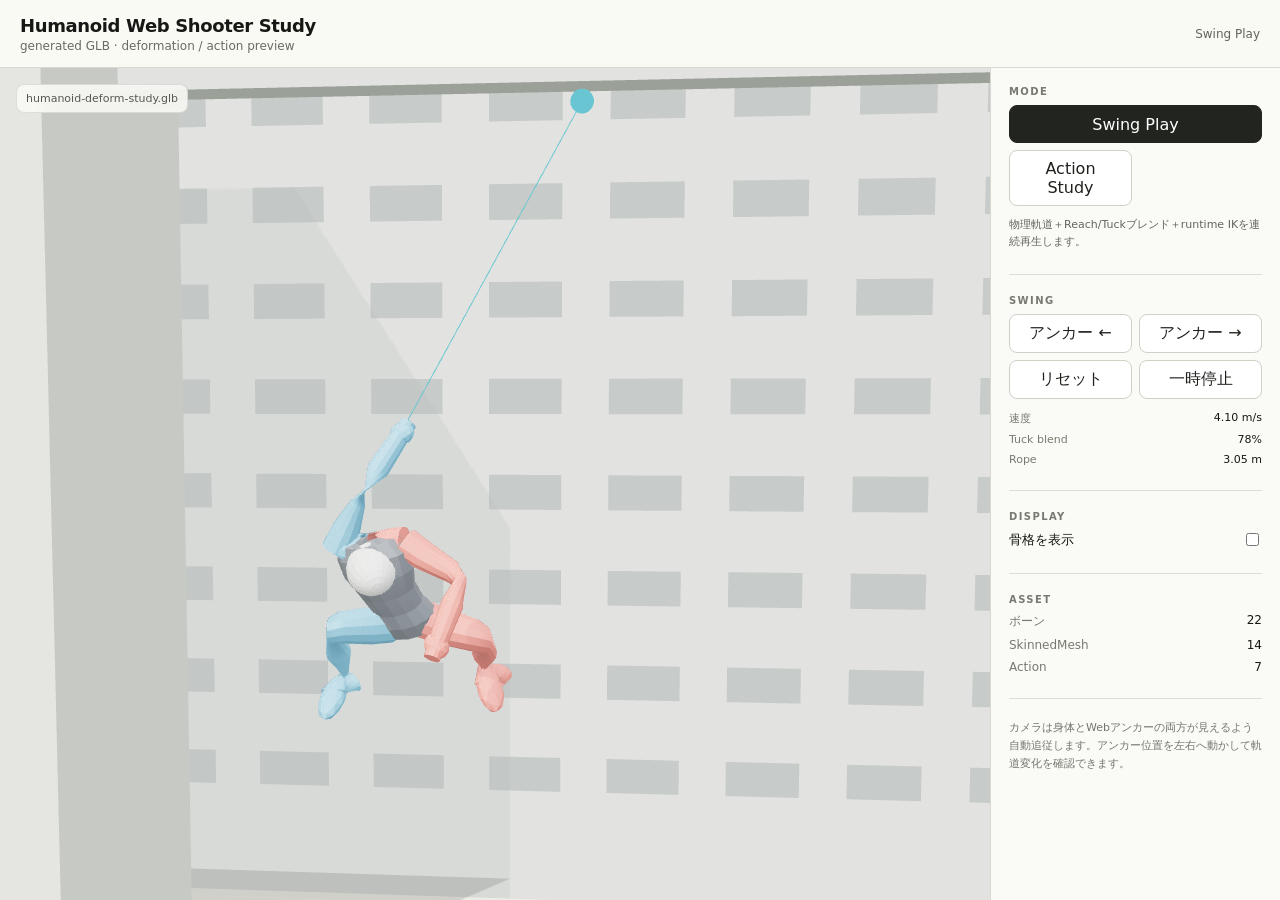
<file: index.html>
<!doctype html>
<html lang="ja">
  <head>
    <meta charset="UTF-8" />
    <meta name="viewport" content="width=device-width, initial-scale=1" />
    <meta name="description" content="Humanoid Web Shooter deformation study preview" />
    <link rel="icon" href="data:," />
    <title>Humanoid Web Shooter Study</title>
    <style>
      :root { color-scheme: light; font-family: Inter, ui-sans-serif, system-ui, -apple-system, BlinkMacSystemFont, "Segoe UI", sans-serif; background:#f4f4ef; color:#171815; }
      * { box-sizing:border-box; }
      html,body { margin:0; min-height:100%; background:#f4f4ef; }
      body { min-height:100dvh; display:grid; grid-template-rows:auto 1fr; }
      header { min-height:68px; display:flex; align-items:center; justify-content:space-between; gap:24px; padding:14px 20px; border-bottom:1px solid #d8d8d0; background:rgba(250,250,246,.96); }
      .title { min-width:0; }
      .title h1 { margin:0; font-size:18px; font-weight:760; letter-spacing:-.02em; }
      .title p { margin:3px 0 0; color:#696b63; font-size:12px; }
      #status { font-size:12px; color:#60635a; white-space:nowrap; }
      main { min-height:0; display:grid; grid-template-columns:minmax(0,1fr) 290px; }
      #viewport { min-width:0; min-height:0; position:relative; overflow:hidden; background:linear-gradient(#efefe8,#e7e8df); }
      canvas { width:100%; height:100%; display:block; touch-action:none; }
      .badge { position:absolute; left:16px; top:16px; pointer-events:none; padding:7px 9px; border-radius:8px; background:rgba(250,250,246,.88); border:1px solid rgba(40,42,36,.12); backdrop-filter:blur(8px); font-size:11px; color:#55584f; }
      aside { min-height:0; overflow:auto; padding:18px; border-left:1px solid #d8d8d0; background:#fafaf6; }
      section + section { margin-top:24px; padding-top:20px; border-top:1px solid #ddddD5; }
      .eyebrow { display:block; margin-bottom:8px; font-size:10px; font-weight:760; letter-spacing:.14em; color:#777a70; }
      .clips, .mode-buttons, .swing-buttons { display:grid; grid-template-columns:1fr 1fr; gap:7px; }
      .mode-buttons button:first-child { grid-column:1 / -1; }
      .telemetry { margin:12px 0 0; display:grid; gap:7px; }
      .telemetry div { display:flex; justify-content:space-between; gap:16px; font-size:11px; }
      .telemetry dt { color:#777a70; }
      .telemetry dd { margin:0; font-variant-numeric:tabular-nums; }
      button,select,input { font:inherit; }
      button,select { min-height:38px; border:1px solid #cfd1c7; border-radius:8px; background:#fff; color:#20211d; }
      button { cursor:pointer; padding:8px 10px; }
      button:hover { background:#f2f3ed; }
      button[aria-pressed="true"], .clips button.active { background:#22251f; border-color:#22251f; color:#fff; }
      .playback { display:grid; grid-template-columns:1fr 95px; gap:8px; margin-top:10px; }
      select { width:100%; padding:0 8px; }
      .timeline-label { display:flex; justify-content:space-between; gap:10px; margin:13px 0 6px; font-size:11px; color:#62655d; }
      input[type="range"] { width:100%; }
      .views { display:grid; grid-template-columns:repeat(2,1fr); gap:7px; }
      .toggle { display:flex; align-items:center; justify-content:space-between; gap:10px; font-size:13px; }
      .meta { margin:0; display:grid; gap:8px; }
      .meta div { display:flex; justify-content:space-between; gap:16px; font-size:12px; }
      .meta dt { color:#777a70; }
      .meta dd { margin:0; text-align:right; }
      .help { color:#73766d; font-size:11px; line-height:1.65; }
      .intent { margin:10px 0 0; color:#62655d; font-size:11px; line-height:1.55; min-height:34px; }
      #error { position:absolute; inset:auto 16px 16px 16px; padding:12px; border:1px solid #bc7670; border-radius:8px; background:#fff5f4; color:#842f28; font-size:12px; }
      @media (max-width:760px) {
        body { min-height:100dvh; }
        header { min-height:60px; padding:11px 14px; }
        .title p { display:none; }
        main { grid-template-columns:1fr; grid-template-rows:minmax(62dvh,1fr) auto; }
        aside { border-left:0; border-top:1px solid #d8d8d0; overflow:visible; }
      }
    </style>
    <script type="module" crossorigin src="./assets/humanoidStudy-DhJMTHNh.js"></script>
    <link rel="modulepreload" crossorigin href="./assets/RoomEnvironment-BZEdyd6U.js">
    <link rel="modulepreload" crossorigin href="./assets/modulepreload-polyfill-P2Xu9kJm.js">
    <link rel="modulepreload" crossorigin href="./assets/animation-0yDqo01Y.js">
  </head>
  <body>
    <header>
      <div class="title"><h1>Humanoid Web Shooter Study</h1><p>generated GLB · deformation / action preview</p></div>
      <div id="status" role="status" aria-live="polite">読み込み中…</div>
    </header>
    <main>
      <div id="viewport" aria-label="人型3Dモデルのプレビュー">
        <div class="badge">humanoid-deform-study.glb</div>
        <div id="error" role="alert" hidden></div>
      </div>
      <aside>
        <section>
          <span class="eyebrow">MODE</span>
          <div class="mode-buttons" role="group" aria-label="プレビューモード">
            <button id="mode-swing" aria-pressed="true">Swing Play</button>
            <button id="mode-study" aria-pressed="false">Action Study</button>
          </div>
          <p id="mode-intent" class="intent">物理軌道＋Reach/Tuckブレンド＋runtime IKを連続再生します。</p>
        </section>
        <section id="action-section" hidden>
          <span class="eyebrow">ACTION</span>
          <div id="clips" class="clips" role="group" aria-label="アクション"></div>
          <p id="action-intent" class="intent"></p>
          <div class="playback">
            <button id="play-pause">一時停止</button>
            <select id="speed" aria-label="再生速度"><option value="0.25">0.25×</option><option value="0.5">0.5×</option><option value="1" selected>1×</option><option value="1.5">1.5×</option><option value="2">2×</option></select>
          </div>
          <label class="timeline-label" for="timeline"><span>再生位置</span><output id="time">0.00 / 0.00 s</output></label>
          <input id="timeline" type="range" min="0" max="1" step="0.001" value="0" aria-label="再生位置" />
        </section>
        <section id="swing-controls">
          <span class="eyebrow">SWING</span>
          <div class="swing-buttons">
            <button id="anchor-left">アンカー ←</button>
            <button id="anchor-right">アンカー →</button>
            <button id="swing-reset">リセット</button>
            <button id="swing-pause" aria-pressed="false">一時停止</button>
          </div>
          <dl class="telemetry">
            <div><dt>速度</dt><dd id="swing-speed">—</dd></div>
            <div><dt>Tuck blend</dt><dd id="swing-blend">—</dd></div>
            <div><dt>Rope</dt><dd id="swing-rope">—</dd></div>
          </dl>
        </section>
        <section id="view-section" hidden>
          <span class="eyebrow">VIEW</span>
          <div class="views" role="group" aria-label="視点">
            <button data-view="perspective" aria-pressed="true">斜め</button>
            <button data-view="front" aria-pressed="false">正面</button>
            <button data-view="side" aria-pressed="false">側面</button>
            <button data-view="back" aria-pressed="false">背面</button>
          </div>
        </section>
        <section>
          <span class="eyebrow">DISPLAY</span>
          <label class="toggle"><span>骨格を表示</span><input id="skeleton" type="checkbox" /></label>
        </section>
        <section>
          <span class="eyebrow">ASSET</span>
          <dl class="meta">
            <div><dt>ボーン</dt><dd id="bones">—</dd></div>
            <div><dt>SkinnedMesh</dt><dd id="meshes">—</dd></div>
            <div><dt>Action</dt><dd id="actions">—</dd></div>
          </dl>
        </section>
        <section id="help-text" class="help">Swing Playではカメラが自動追従します。Action Studyへ切り替えるとドラッグ回転・ズームで各Actionを確認できます。</section>
      </aside>
    </main>
  </body>
</html>
</file>
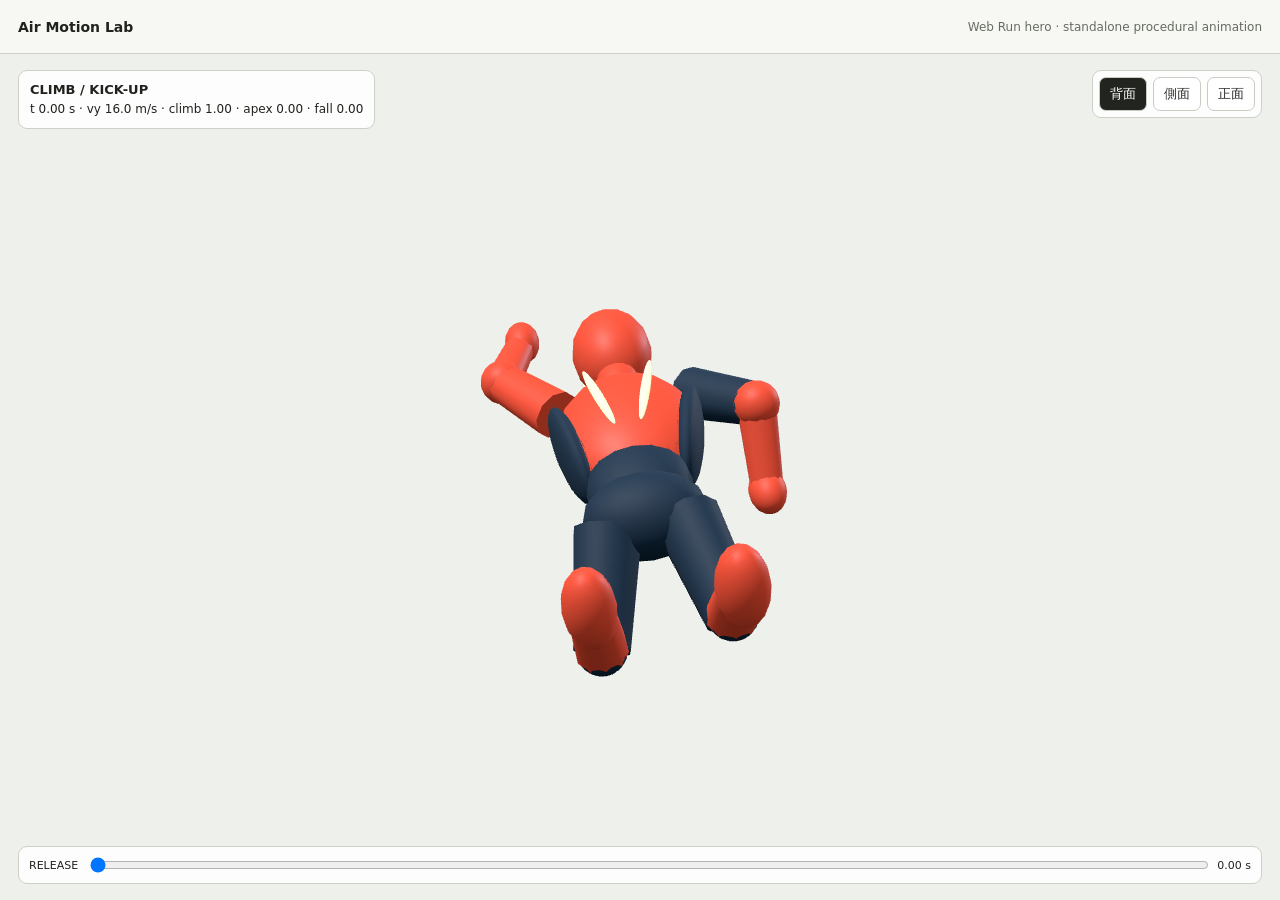
<file: air-motion-lab.html>
<!doctype html><html lang="ja"><head><meta charset="utf-8"><meta name="viewport" content="width=device-width,initial-scale=1"><title>Air Motion Lab</title><link rel="icon" href="data:,"><style>:root{font-family:system-ui,-apple-system,sans-serif;color:#20221e;background:#eef0eb}*{box-sizing:border-box}html,body{margin:0;width:100%;height:100%;overflow:hidden}body{display:grid;grid-template-rows:54px 1fr;background:#eef0eb}header{display:flex;align-items:center;justify-content:space-between;padding:0 18px;border-bottom:1px solid #ccd0c6;background:#f7f8f4}header strong{font-size:14px}header span{font-size:12px;color:#666b62}main{position:relative;min-height:0}canvas{width:100%;height:100%;display:block}.hud{position:absolute;left:18px;top:16px;padding:9px 11px;border:1px solid #ccd0c6;border-radius:9px;background:#ffffffdc;font-size:12px;line-height:1.55}.hud b{font-size:13px}.controls{position:absolute;right:18px;top:16px;display:flex;gap:6px;padding:6px;border:1px solid #ccd0c6;border-radius:9px;background:#ffffffdc}.controls button{min-height:34px;padding:0 10px;border:1px solid #c8ccc2;border-radius:7px;background:#fff;color:#292b27}.controls button[aria-pressed=true]{background:#22251f;color:#fff}.timeline{position:absolute;left:18px;right:18px;bottom:16px;display:grid;grid-template-columns:auto 1fr auto;align-items:center;gap:10px;padding:8px 10px;border:1px solid #ccd0c6;border-radius:9px;background:#ffffffdc;font-size:11px}.timeline input{width:100%}</style>  <script type="module" crossorigin src="./assets/airMotionLab-BDWwXCYj.js"></script>
  <link rel="modulepreload" crossorigin href="./assets/three.module-C-BzRzIg.js">
  <link rel="modulepreload" crossorigin href="./assets/modulepreload-polyfill-P2Xu9kJm.js">
  <link rel="modulepreload" crossorigin href="./assets/hero-zLAb5p0t.js">
</head><body><header><strong>Air Motion Lab</strong><span>Web Run hero · standalone procedural animation</span></header><main><canvas id="canvas"></canvas><div class="hud"><b id="phase">—</b><div id="telemetry">—</div></div><div class="controls"><button data-view="back" aria-pressed="true">背面</button><button data-view="side">側面</button><button data-view="front">正面</button></div><label class="timeline"><span>RELEASE</span><input id="time" type="range" min="0" max="3.2" step="0.01" value="0"><output id="time-out">0.00 s</output></label></main></body></html>
</file>
